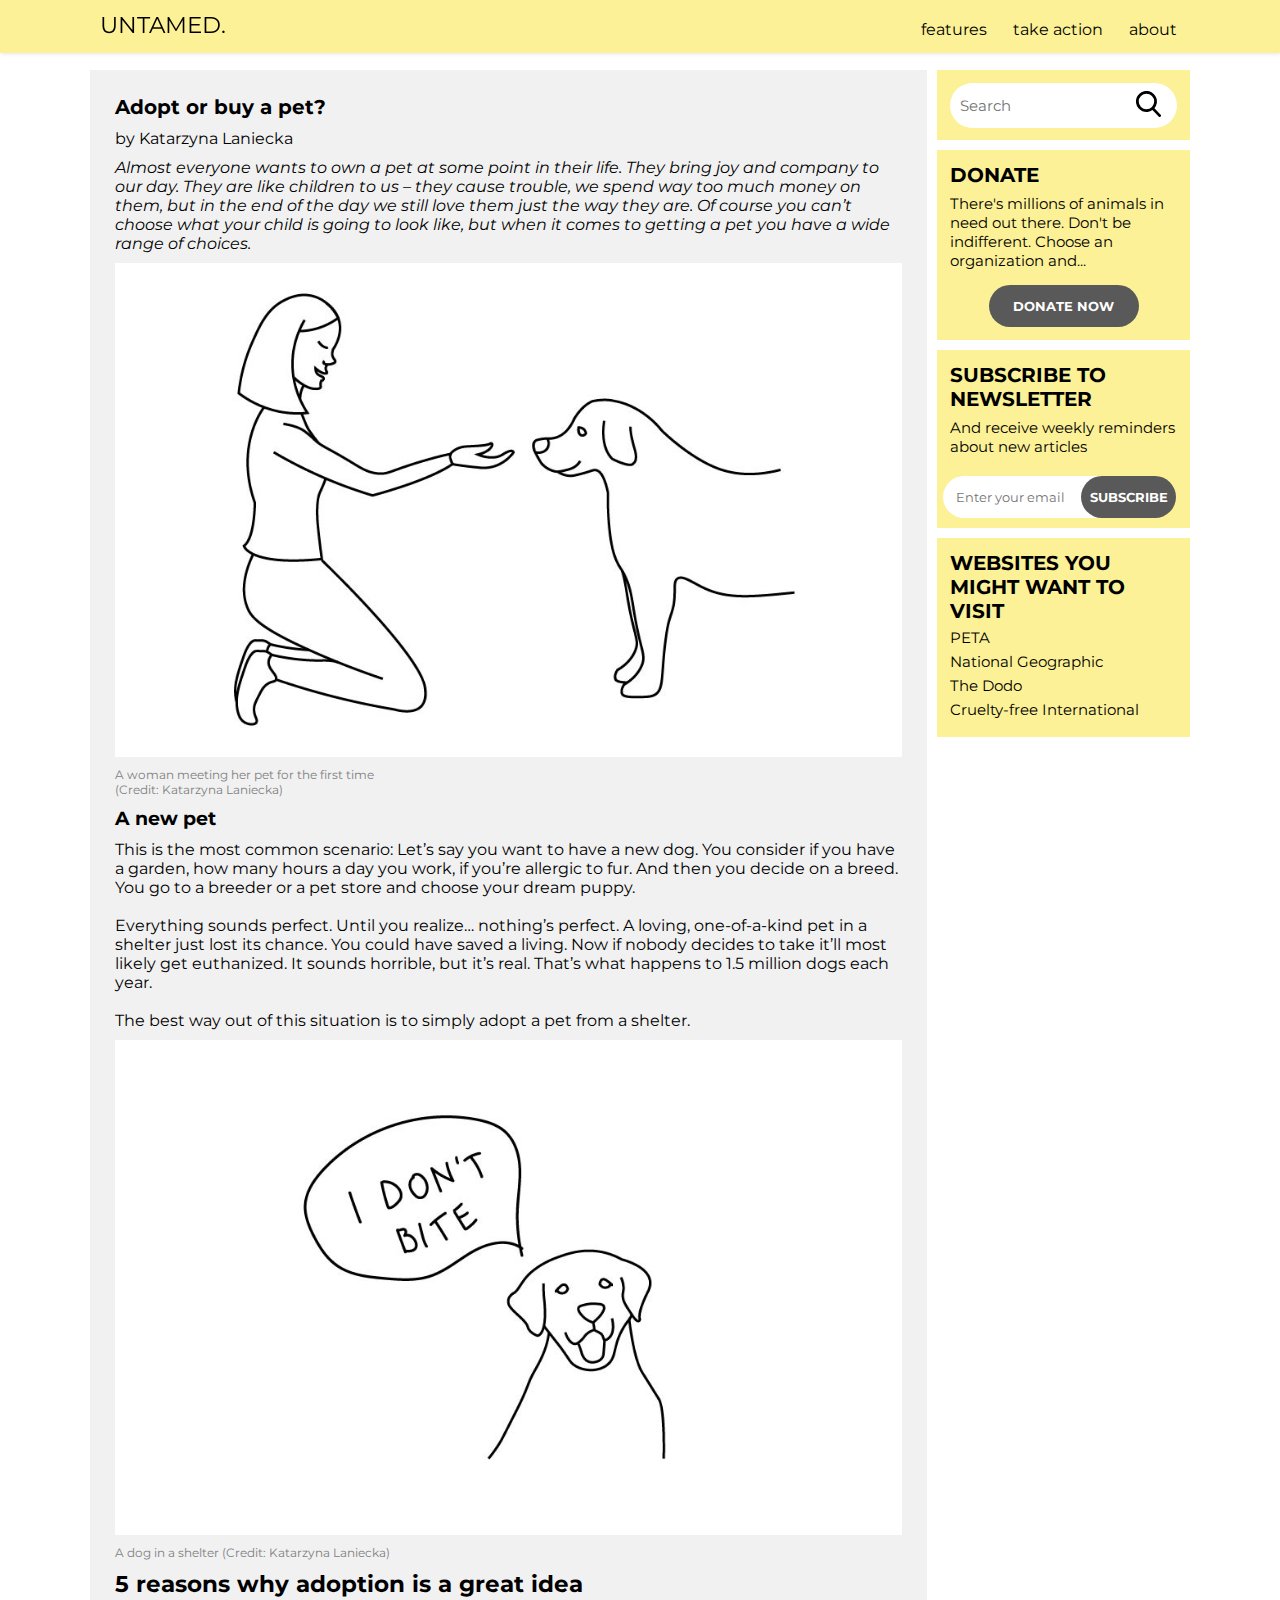
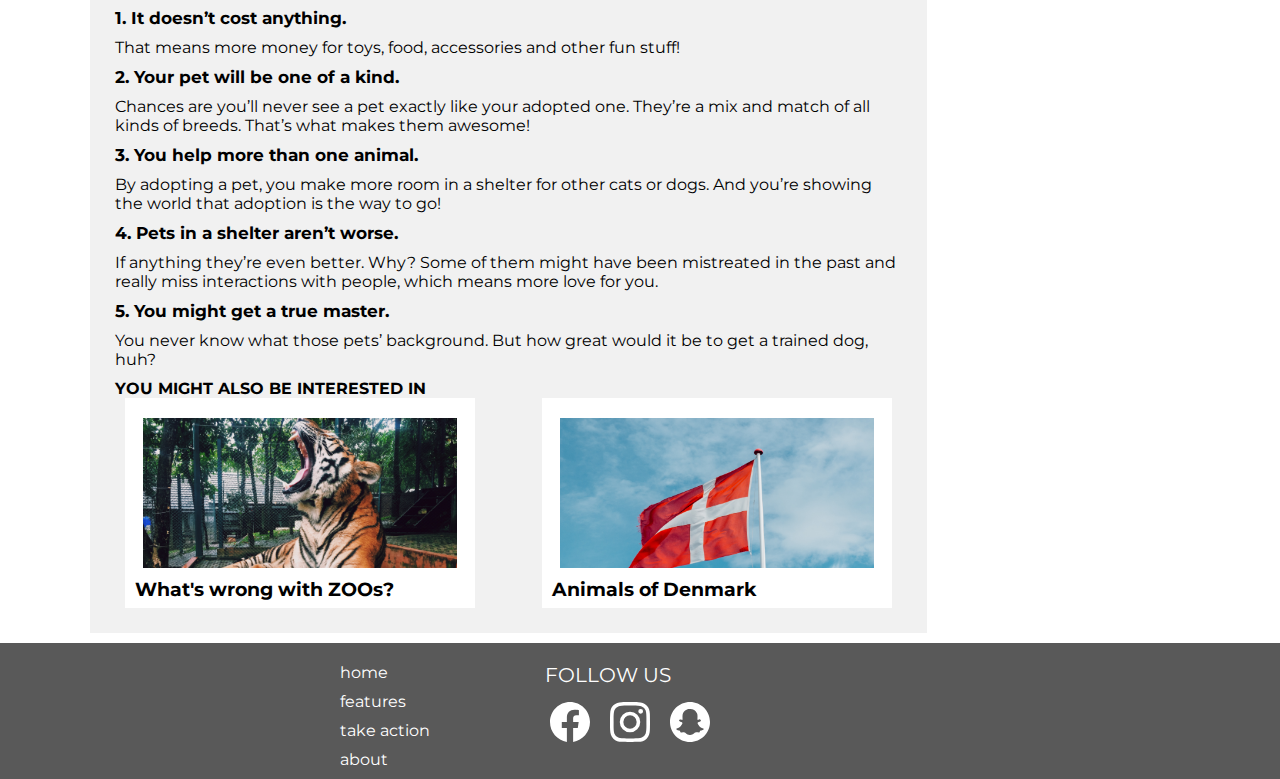
<file: subpages/adopt.html>
<!DOCTYPE html>
<html lang="en">

<head>
    <meta charset="UTF-8">
    <title>Adopt or buy? | Untamed.</title>
    <link rel="stylesheet" href="../css/adopt.css">
    <link rel="stylesheet" href="../css/mystyle.css">
    <link rel="stylesheet" href="../css/navigation.css">
    <link rel="stylesheet" href="../css/topnavbar.css">
    <meta name="viewport" content="width=device-width, initial-scale=1">
    <meta name="description" content="Fancy a new pet? You might want to consider adoption, you won't regret.">
    <link href="https://fonts.googleapis.com/css?family=Montserrat:400,700&display=swap" rel="stylesheet">
</head>

<body>
 <nav class="navigation_container">
           <div class="nav_wrapper">
               <a href="../index.html" class="link"><span class="logo">UNTAMED.</span></a>


            <input class="menu-btn" type="checkbox" id="menu-btn">
            <label class="menu-icon" for="menu-btn"><span class="navicon"></span></label>

            <div class="menu navbar">
                <div class="dropdown">
                    <a href="#" class="nav_link">features</a>
                </div>

                <div class="dropdown">
                    <a href="#" class="nav_link">take action</a>

                </div>

                <div class="dropdown">
                    <a href="#" class="nav_link">about</a>
                    <div class="dropdown-content">
                    </div>
                </div>

                </div>

            <ul class="mobilemenu">
                <li><a href="#" class="nav_link">features</a>

                </li>
                <li><a href="#" class="nav_link">take action</a>
                </li>
                <li><a href="#" class="nav_link">about</a></li>
            </ul>
            </div>
        </nav>
    <main>

        <!--SIDEBAR FOR DESKTOP-->
        <div class="sidebar_container gone">
            <!--SEARCHFIELD-->
            <div class="search_container size gone">
                <form class="searchform">
                    <input type="text" placeholder="Search" class="searchfield">
                    <img src="../icons/search.svg" alt="Search" class="search_icon">
                </form>
            </div>
            <!--DONATE-->
            <section class="donate_container size gone">
                <h2 class="main_heading">DONATE</h2>
                <p>There's millions of animals in need out there. Don't be indifferent. Choose an organization and...</p>
                <button type="button" class="button">DONATE NOW</button>
            </section>
            <!--NEWSLETTER-->
            <section class="newsletter_container size gone">
                <h2 class="main_heading">SUBSCRIBE TO NEWSLETTER</h2>
                <p>And receive weekly reminders about new articles</p>
                <input type="text" placeholder="Enter your email" class="email_field">
                <button type="button" class="button subscribe">SUBSCRIBE</button>
            </section>
             <!--EXTERNAL LINKS-->
            <section class="external_container size gone">
                <h2 class="main_heading">WEBSITES YOU MIGHT WANT TO VISIT</h2>
                <a href="https://www.peta.org/" class="link">PETA</a>
                <a href="https://www.nationalgeographic.com/" class="link">National Geographic</a>
                <a href="https://www.thedodo.com/" class="link">The Dodo</a>
                <a href="https://www.crueltyfreeinternational.org/" class="link">Cruelty-free International</a>
            </section>
        </div>

        <!--LEFT SIDE FOR DESKTOP-->
        <div class="leftside_container">
            <div class="main_content">
                <h1 class="main_heading">Adopt or buy a pet?</h1>
                <p>by Katarzyna Laniecka<p>
                        <p class="description">Almost everyone wants to own a pet at some point in their life. They bring joy and company to our day. They are like children to us – they cause trouble, we spend way too much money on them, but in the end of the day we still love them just the way they are. Of course you can’t choose what your child is going to look like, but when it comes to getting a pet you have a wide range of choices.

                        </p>

                        <img src="../pictures/girl.jpg" alt="Girl with a dog">
                        <p class="picture_text">A woman meeting her pet for the first time

                            <br>
                            (Credit: Katarzyna Laniecka)
                        </p>
                        <h3>A new pet</h3>
                        <p>
                            This is the most common scenario: Let’s say you want to have a new dog. You consider if you have a garden, how many hours a day you work, if you’re allergic to fur. And then you decide on a breed. You go to a breeder or a pet store and choose your dream puppy. <br><br>

                            Everything sounds perfect. Until you realize… nothing’s perfect. A loving, one-of-a-kind pet in a shelter just lost its chance. You could have saved a living. Now if nobody decides to take it’ll most likely get euthanized. It sounds horrible, but it’s real. That’s what happens to 1.5 million dogs each year.<br><br>

                            The best way out of this situation is to simply adopt a pet from a shelter.
                        </p>
                        <img src="../pictures/dog.jpg" alt="Dog in a shelter">
                        <p class="picture_text">A dog in a shelter
                            (Credit: Katarzyna Laniecka)
                        </p>
                <h3 class="reasons">5 reasons why adoption is a great idea</h3>
                        <h5>1. It doesn’t cost anything.</h5>
                <p>That means more money for toys, food, accessories and other fun stuff!</p>
                            <h5>2. Your pet will be one of a kind.</h5>
                            <p>Chances are you’ll never see a pet exactly like your adopted one. They’re a mix and match of all kinds of breeds. That’s what makes them awesome!</p>
                            <h5>3. You help more than one animal.</h5>
                            <p>By adopting a pet, you make more room in a shelter for other cats or dogs. And you’re showing the world that adoption is the way to go!
                                <h5>4. Pets in a shelter aren’t worse.</h5>
                                <p>If anything they’re even better. Why? Some of them might have been mistreated in the past and really miss interactions with people, which means more love for you.</p>
                                <h5>5. You might get a true master.</h5>
                                <p>You never know what those pets’ background. But how great would it be to get a trained dog, huh?</p>


                                <h4>YOU MIGHT ALSO BE INTERESTED IN</h4>
                                <div class="teaser_flex">
                                    <section class="teaser_container">
                                        <img src="../pictures/tiger.jpg" class="teaser_picture " alt="Tiger">
                                        <h3>What's wrong with ZOOs?</h3>
                                    </section>
                                    <section class="teaser_container">
                                        <img src="../pictures/flag.jpg" class="teaser_picture " alt="Tiger">
                                        <h3>Animals of Denmark</h3>
                                    </section>
                                </div>
            </div>
        </div>
        <!--NEWSLETTER-->
        <section class="newsletter_container gone2">
            <h2 class="main_heading">SUBSCRIBE TO NEWSLETTER</h2>
            <p>And receive weekly reminders about new articles</p>
            <input type="text" placeholder="Enter your email" class="email_field">
            <button type="button" class="button subscribe">SUBSCRIBE</button>
        </section>

        <!--end of left side section-->
    </main>

    <!--FOOTER-->
    <footer>
        <div class="footer_container">

            <ul>
                <li><a href="#" class="link white">home</a></li>
                <li><a href="#" class="link white">features</a></li>
                <li><a href="#" class="link white">take action</a></li>
                <li><a href="#" class="link white">about</a></li>
            </ul>

<div class="footer_right">
            <h1 class="main_heading white">FOLLOW US</h1>
            <div class="some_container">
                <a href="#"><img src="../icons/facebook.svg" alt="Facebook"></a>
                <a href="#"><img src="../icons/instagram.svg" alt="Instagram"></a>
                <a href="#"><img src="../icons/snapchat.svg" alt="Snapchat"></a>
            </div>
        </div>
        </div>
    </footer>

</body></html>
</file>
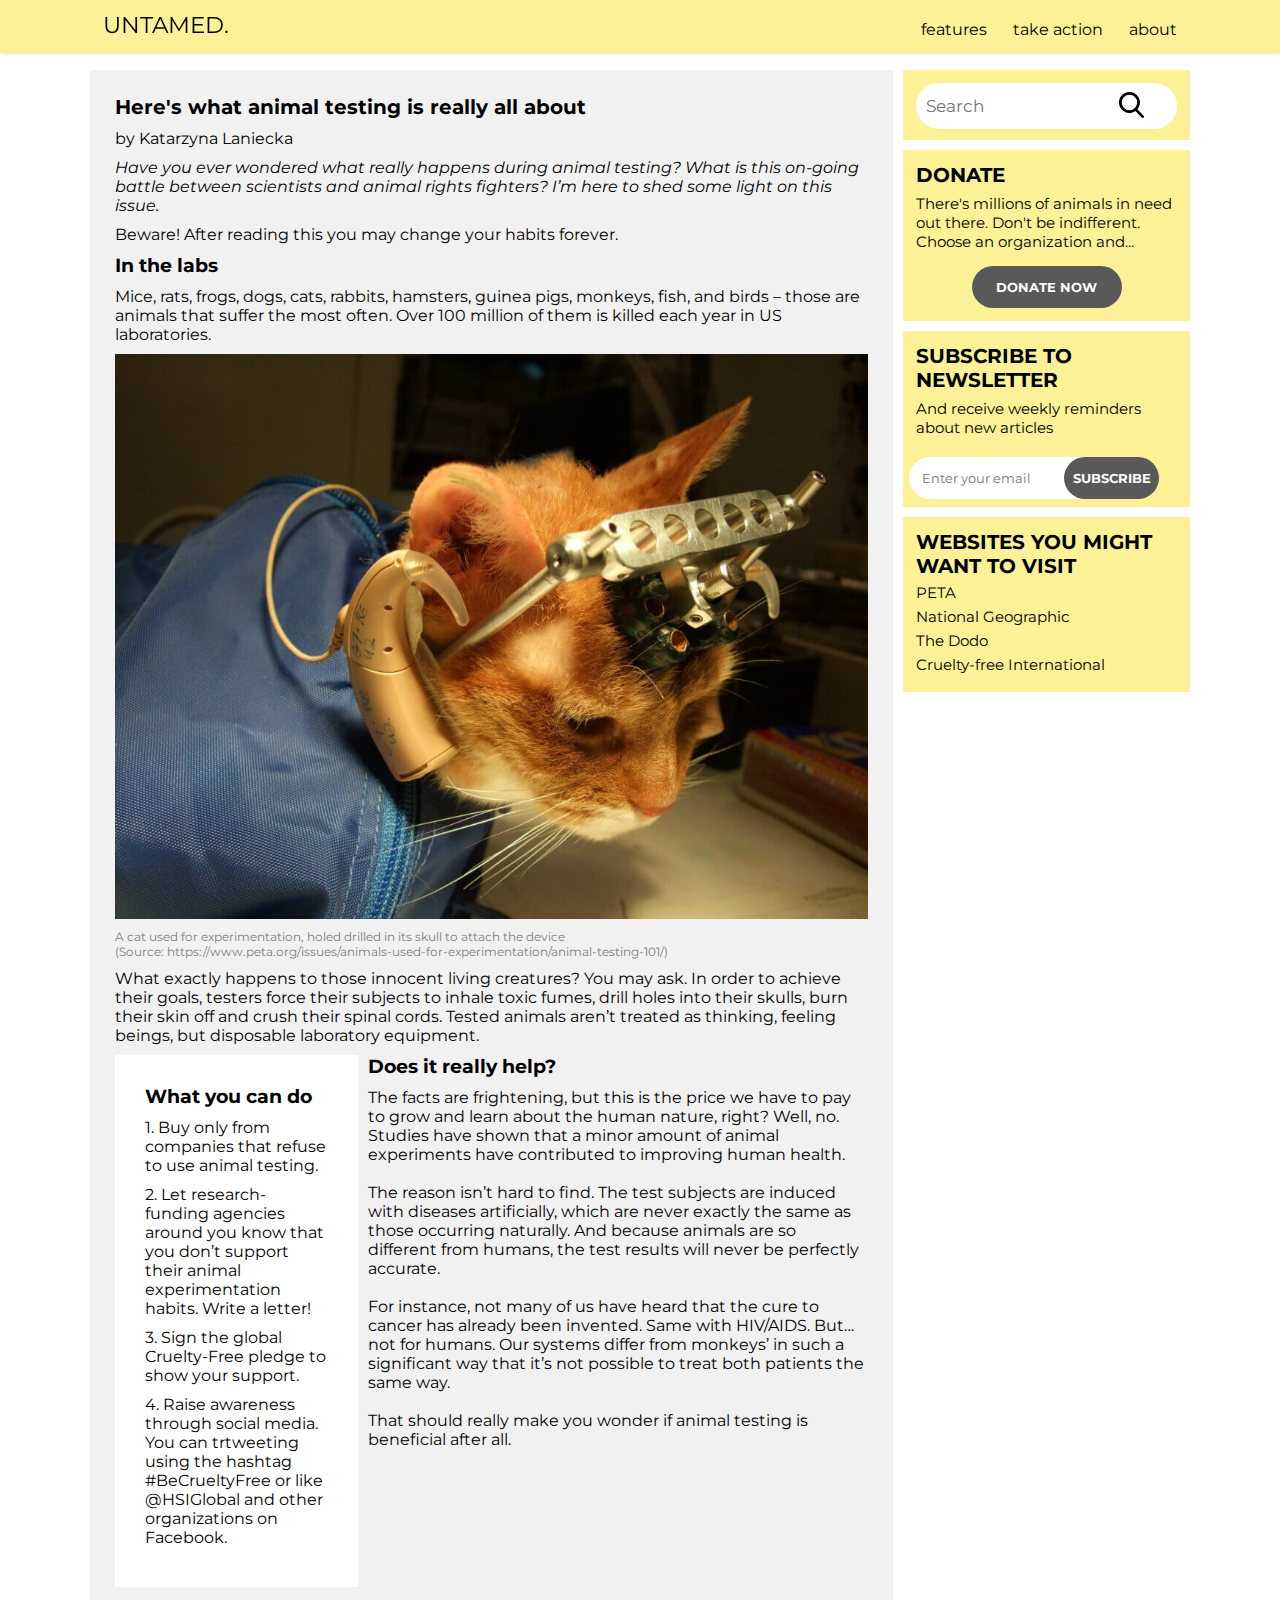
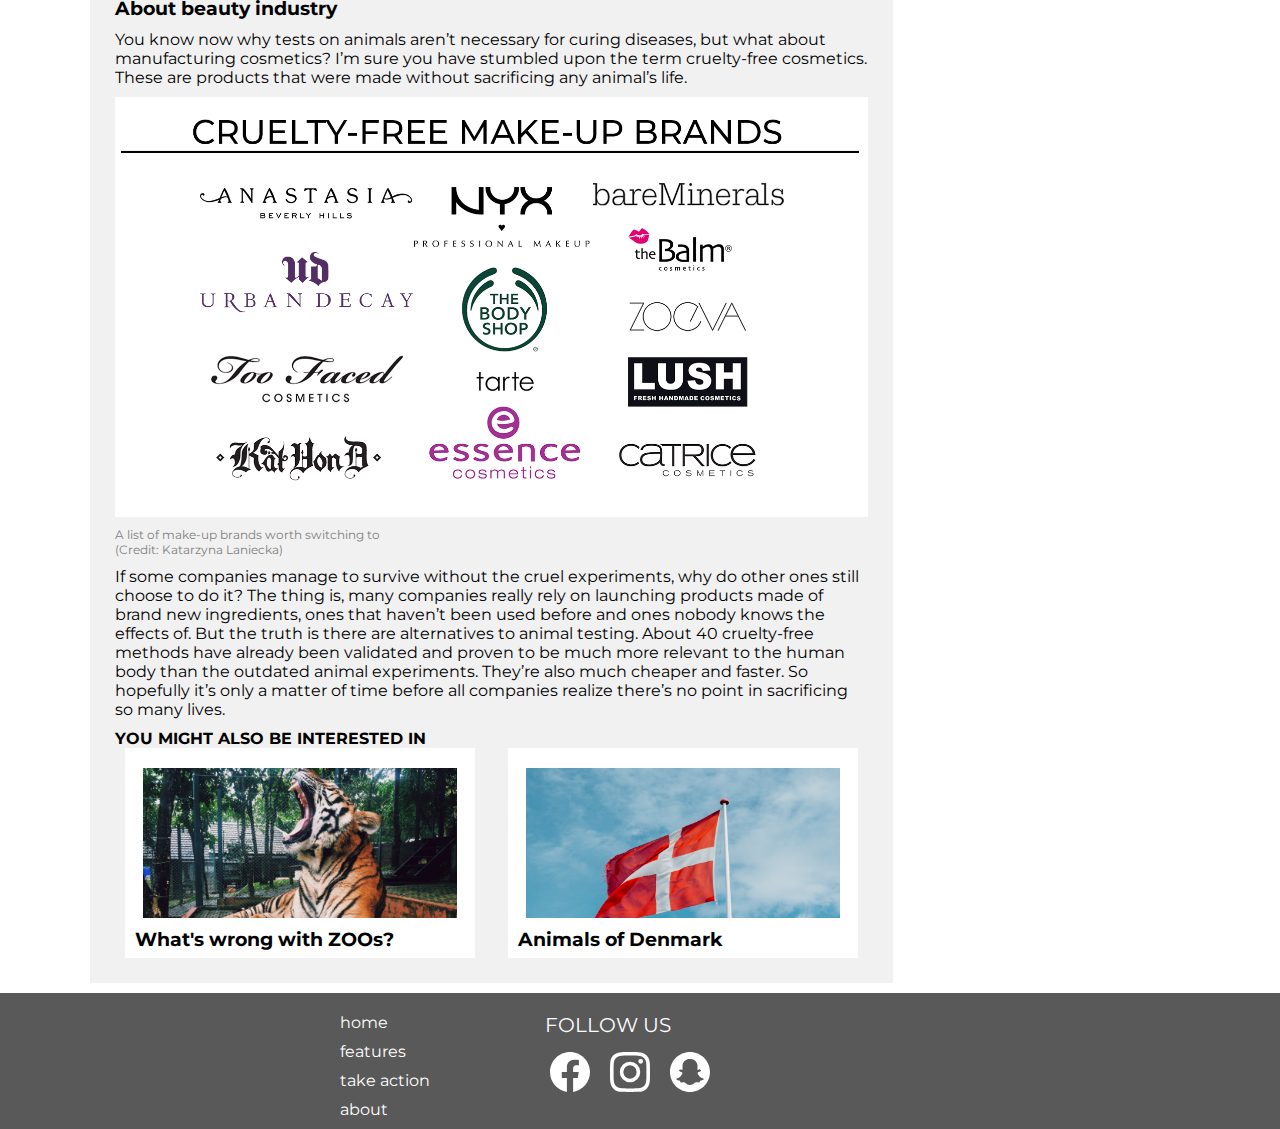
<file: subpages/testing.html>
<!DOCTYPE html>
<html lang="en">

<head>
    <meta charset="UTF-8">
    <title>Animal Testing | Untamed.</title>
     <link rel="stylesheet" href="../css/testing.css">
    <link rel="stylesheet" href="../css/mystyle.css">
    <link rel="stylesheet" href="../css/navigation.css">
    <link rel="stylesheet" href="../css/topnavbar.css">
    <meta name="viewport" content="width=device-width, initial-scale=1">
    <meta name="description" content="Animal testing is a real issue and here's why">
    <link href="https://fonts.googleapis.com/css?family=Montserrat:400,700&display=swap" rel="stylesheet">
</head>

<body>
    <nav class="navigation_container">
           <div class="nav_wrapper">
               <a href="../index.html" class="link"><span class="logo">UNTAMED.</span></a>


            <input class="menu-btn" type="checkbox" id="menu-btn">
            <label class="menu-icon" for="menu-btn"><span class="navicon"></span></label>

            <div class="menu navbar">
                <div class="dropdown">
                    <a href="#" class="nav_link">features</a>
                </div>

                <div class="dropdown">
                    <a href="#" class="nav_link">take action</a>

                </div>

                <div class="dropdown">
                    <a href="#" class="nav_link">about</a>
                    <div class="dropdown-content">
                    </div>
                </div>

                </div>

            <ul class="mobilemenu">
                <li><a href="#" class="nav_link">features</a>
                </li>
                <li><a href="#" class="nav_link">take action</a>
                </li>
                <li><a href="#" class="nav_link">about</a></li>
            </ul>
            </div>
        </nav>
    <main>

        <!--SIDEBAR FOR DESKTOP-->
        <div class="sidebar_container gone">
            <!--SEARCHFIELD-->
            <div class="search_container size gone">
                <form class="searchform">
                    <input type="text" placeholder="Search" class="searchfield">
                    <img src="../icons/search.svg" alt="Search" class="search_icon">
                </form>
            </div>
            <!--DONATE-->
            <section class="donate_container size gone">
                <h2 class="main_heading">DONATE</h2>
                <p>There's millions of animals in need out there. Don't be indifferent. Choose an organization and...</p>
                <button type="button" class="button">DONATE NOW</button>
            </section>
            <!--NEWSLETTER-->
            <section class="newsletter_container size gone">
                <h2 class="main_heading">SUBSCRIBE TO NEWSLETTER</h2>
                <p>And receive weekly reminders about new articles</p>
                <input type="text" placeholder="Enter your email" class="email_field">
                <button type="button" class="button subscribe">SUBSCRIBE</button>
            </section>
             <!--EXTERNAL LINKS-->
            <section class="external_container size gone">
                <h2 class="main_heading">WEBSITES YOU MIGHT WANT TO VISIT</h2>
                <a href="https://www.peta.org/" class="link">PETA</a>
                <a href="https://www.nationalgeographic.com/" class="link">National Geographic</a>
                <a href="https://www.thedodo.com/" class="link">The Dodo</a>
                <a href="https://www.crueltyfreeinternational.org/" class="link">Cruelty-free International</a>
            </section>
        </div>

        <!--LEFT SIDE FOR DESKTOP-->
        <div class="leftside_container">
            <div class="main_content">
                <h1 class="main_heading">Here's what animal testing is really all about</h1>
                <p>by Katarzyna Laniecka<p>
                        <p class="description">Have you ever wondered what really happens during animal testing? What is this on-going battle between scientists and animal rights fighters? I’m here to shed some light on this issue.
                        </p>
                        <p>Beware! After reading this you may change your habits forever.</p>
                        <h3>In the labs</h3>
                        <p>Mice, rats, frogs, dogs, cats, rabbits, hamsters, guinea pigs, monkeys, fish, and birds – those are animals that suffer the most often. Over 100 million of them is killed each year in US laboratories.
                        </p>
                        <img src="../pictures/poorkitty.jpg" alt="Deer">
                        <p class="picture_text">A cat used for experimentation, holed drilled in its skull to attach the device
                            <br>
                            (Source: https://www.peta.org/issues/animals-used-for-experimentation/animal-testing-101/)
                        </p>
                        <p>What exactly happens to those innocent living creatures? You may ask. In order to achieve their goals, testers force their subjects to inhale toxic fumes, drill holes into their skulls, burn their skin off and crush their spinal cords. Tested animals aren’t treated as thinking, feeling beings, but disposable laboratory equipment.</p>
                        <div class="flex">
                            <section class="info_container">
                                <h3>What you can do</h3>
                                <p>1. Buy only from companies that refuse to use animal testing.
                                </p>
                                <p>2. Let research-funding agencies around you know that you don’t support their animal experimentation habits. Write a letter!
                                </p>
                                <p>3. Sign the global Cruelty-Free pledge to show your support.
                                </p>
                                <p>4. Raise awareness through social media. You can trtweeting using the hashtag #BeCrueltyFree or like @HSIGlobal and other organizations on Facebook.
                                </p>

                            </section>
                            <section class="amazed">
                                <h3>Does it really help?</h3>
                                <p>
                                    The facts are frightening, but this is the price we have to pay to grow and learn about the human nature, right? Well, no. Studies have shown that a minor amount of animal experiments have contributed to improving human health.<br>
                                    <br>

                                    The reason isn’t hard to find. The test subjects are induced with diseases artificially, which are never exactly the same as those occurring naturally. And because animals are so different from humans, the test results will never be perfectly accurate.<br><br>

                                    For instance, not many of us have heard that the cure to cancer has already been invented. Same with HIV/AIDS. But… not for humans. Our systems differ from monkeys’ in such a significant way that it’s not possible to treat both patients the same way.<br><br>

                                    That should really make you wonder if animal testing is beneficial after all.
                                </p>
                            </section>
                        </div>
                        <h3>About beauty industry</h3>
                        <p>
                            You know now why tests on animals aren’t necessary for curing diseases, but what about manufacturing cosmetics? I’m sure you have stumbled upon the term cruelty-free cosmetics. These are products that were made without sacrificing any animal’s life.
                        </p>
                        <img src="../pictures/cruelty.png" alt="Deer">
                        <p class="picture_text">A list of make-up brands worth switching to<br>
                            (Credit: Katarzyna Laniecka)
                        </p>

                        <p>If some companies manage to survive without the cruel experiments, why do other ones still choose to do it? The thing is, many companies really rely on launching products made of brand new ingredients, ones that haven’t been used before and ones nobody knows the effects of.

                            But the truth is there are alternatives to animal testing. About 40 cruelty-free methods have already been validated and proven to be much more relevant to the human body than the outdated animal experiments. They’re also much cheaper and faster.

                            So hopefully it’s only a matter of time before all companies realize there’s no point in sacrificing so many lives.

                        </p>


                        <h4>YOU MIGHT ALSO BE INTERESTED IN</h4>
                        <div class="teaser_flex">
                            <section class="teaser_container">
                                <img src="../pictures/tiger.jpg" class="teaser_picture " alt="Tiger">
                                <h3>What's wrong with ZOOs?</h3>
                            </section>
                            <section class="teaser_container">
                                <img src="../pictures/flag.jpg" class="teaser_picture " alt="Tiger">
                                <h3>Animals of Denmark</h3>
                            </section>
                        </div>
            </div>
        </div>
        <!--NEWSLETTER-->
        <section class="newsletter_container gone2">
            <h2 class="main_heading">SUBSCRIBE TO NEWSLETTER</h2>
            <p>And receive weekly reminders about new articles</p>
            <input type="text" placeholder="Enter your email" class="email_field">
            <button type="button" class="button subscribe">SUBSCRIBE</button>
        </section>

        <!--end of left side section-->
    </main>

    <!--FOOTER-->
    <footer>
        <div class="footer_container">

            <ul>
                <li><a href="#" class="link white">home</a></li>
                <li><a href="#" class="link white">features</a></li>
                <li><a href="#" class="link white">take action</a></li>
                <li><a href="#" class="link white">about</a></li>
            </ul>

<div class="footer_right">
            <h1 class="main_heading white">FOLLOW US</h1>
            <div class="some_container">
                <a href="#"><img src="../icons/facebook.svg" alt="Facebook"></a>
                <a href="#"><img src="../icons/instagram.svg" alt="Instagram"></a>
                <a href="#"><img src="../icons/snapchat.svg" alt="Snapchat"></a>
            </div>
        </div>
        </div>
    </footer>

</body></html>
</file>
<file: css/adopt.css>
*,
*:before,
*:after {
    margin: 0;
    padding: 0;
    border: 0;
    box-sizing: border-box;
}

/*COLORS

light yellow - #FCF196
light grey - #F1F1F1
brown - #7E2222
dark grey - #595959

*/

/*GLOBAL*/

body {
    font-family: 'Montserrat', sans-serif;
}

.link {
    text-decoration: none;
    color: black;
}

.main_heading {
    font-size: 25px;
/*    margin-left: 13px*/
}

.logo {
    margin-left: 10px;
}

/*MAIN CONTENT*/

main img {
    width: 100%;
    height: 100%;
    object-position: center;
    object-fit: cover;
    display: block;
    margin: 10px auto;
}
main {
    margin: 60px auto 0;
}

.teaser_picture {
    width: 95%;
    height: 150px;
    object-position: top;
    object-fit: cover;
    display: block;
    margin: 10px auto;
}


.teaser_container {
    background: white;
    width: 350px;
    height: 210px;
    padding: 10px;
    margin: 5px auto 20px;
}

.leftside_container {
    background: #F1F1F1;
}

.main_content {
    padding: 15px;
}

p {
    margin: 10px 0;
}

h5 {
    font-size: 17px;
}

.reasons {
    font-size: 23px;
    margin-bottom: 10px;
}

    .picture_text {
        font-size: 12px;
        color: grey;
    }

.description {
    font-style: italic;
}

/*INFO*/
.info_container {
    background: white;
    padding: 30px;
    margin-bottom: 10px;
}

/*DONATE*/

.donate_container {
    background-color: #FCF196;
    padding: 13px;
    margin-bottom: 20px;
}

.button {
    font-family: Montserrat;
    font-weight: 700;
    color: white;
    font-size: 18px;
    padding: 13px 35px;
    border-radius: 50px;
    background: #595959;
    margin: 15px auto 0;
    display: block;
}

.button:hover {
    background: white;
    color: #595959;
}

.donate_container p {
    font-size: 18px;
    margin-top: 7px;
}
/*NEWSLETTER*/

.newsletter_container {
    background: #FCF196;
    padding: 13px 13px 15px;
}

.newsletter_container p {
    font-size: 18px;
    margin-top: 7px;
}

.email_field {
    position: absolute;
    border-radius: 30px;
    padding: 13px;
    font-size: 16px;
    font-family: Montserrat;
    margin: 10px 45px;
    display: block;
}

.subscribe {
    position: relative;
    background: #595959;
    bottom: -4px;
    right: -60px;
    padding: 12px 15px;
}

/*FOOTER*/

footer {
    background: #595959;
}

.white {
    color: white;
    display: block;
}

.center {
    margin: 0 auto;
    padding-top: 10px;
    width: 90px;
}

footer h1 {
    font-weight: 400;
    margin: 20px auto 10px;
    width: 170px;
}

footer div img {
    height: 40px;
    color: white;
    margin: 5px 10px 15px;
}


.footer_container {
    display: flex;
    flex-direction: column;
}

.footer_container ul li {
    width: 100px;
    margin: 10px auto 0;
    list-style: none;
}

.some_container {
    display: flex;
    flex-direction: row;
    text-align: center;
    justify-content: center;
}
/*SIDEBAR*/

.gone {
    display: none;
    }


/***********

   MEDIA

************/


@media (min-width:700px) {

    .gone2 {
        display: none;
    }

    .gone {
        display: block;
    }

/*SIDEBAR*/

    .size{
        max-width: 300px;
    }

    .search_container {
        background: #FCF196;
        margin-bottom: 10px;
        height: 70px;
    }

    .search_icon {
        height: 26px;
        width: 25px;
        position: relative;
        right: -85px;
        top: -60px;
    }

        .search_icon:hover {
        opacity: 0.3;
    }

    .searchfield {
        padding: 13px 10px;
        border-radius: 30px;
        margin: 13px;
        font-family: Montserrat;
        font-size: 15px;
    }

    .sidebar_container {
        margin-left: 10px;
    }

    .sidebar_container p {
        font-size: 16px;
    }
    .main_heading {
        font-size: 20px;

    }

    .external_container {
        background: #FCF196;
        margin-bottom: 10px;
        padding: 13px;
    }

    .external_container a {
        display: block;
        margin: 5px 0;
        font-size: 15px;
    }

    .external_container a:hover {
       opacity: 0.3;
    }

/*DONATE*/

    .donate_container {
        margin-bottom: 10px;
    }


    .donate_container p {
        font-size: 15px;
    }

    .donate_container button {
        font-size: 13px;
        width: 150px;
        padding: 13px 10px;
    }

/*NEWSLETTER*/

   .newsletter_container
    {
        margin-bottom: 10px;
    }
    .newsletter_container p {
        font-size: 15px;
    }

    .email_field {
        margin-left: -7px;
        margin-top: 10px;
        font-size: 13px;

    }

    .subscribe {
        width: 95px;
        font-size: 13px;
        padding: 13px 7px;
        bottom: -5px;
        left: 65px;

    }



/*NAVIGATION*/
    .burger {
    display: none;
    }

    .nav_flex ul {
    display: block;
}
    .nav_container li {
    list-style: none;
    margin: 0 20px;
}
    .nav_flex ul {
        display: flex;
    }

        .nav_container {
    max-width: 1090px;
        margin: 0 auto;

    }

/*HEADER*/

    .lion_small {
        display: none;
    }

    .lion_big {
        display: block;
        width: 650px;
        height: 100%;
    }

/*MAIN CONTENT*/
    main {
        display: flex;
        flex-direction: row-reverse;
        max-width: 1100px;
        margin: 70px auto 10px;

    }

    .main_content {
        padding: 25px;
    }
    .latest_features {
        display: flex;
        flex-wrap: wrap;
        justify-content: space-between;
    }

    .teaser_container {
        margin: 0 10px;
    }

    .teaser_container2 {
        max-width: 380px;
    }

    .deerpark {
        height: 470px;
    }

    .deerpark_pic {
        height: 300px;
    }

    .teaser_flex {
        display: flex;
        justify-content: space-between;
    }




/*INFO*/
    .info_container {
        width: 300px;
    }

    .flex {
        display: flex;
        justify-content: space-between;
    }

    .amazed {
        max-width: 500px;
        margin-left: 10px;
    }


/*FOOTER*/
    .footer_container{
        display: flex;
        flex-direction: row;
        width: 600px;
        margin: 0 auto;
    }

    .footer_right {
        margin: 0 100px;
    }

    .footer_container ul {
        margin: 10px 0;
    }
}
</file>
<file: css/mystyle.css>
*,
*:after,
*:before {
    margin: 0;
    padding: 0;
    border: 0;
    box-sizing: border-box;
}

.nav_link {
    display: block;
    color: black;
    text-align: center;
    color: black;
    font-size: 16px;
    background-color: #FCF196;
    text-align: left;
    padding: 13px;
    text-decoration: none;
}

.navigation_container {
    background-color: #FCF196;
    box-shadow: 1px 1px 4px 0 rgba(0, 0, 0, .1);
    position: fixed;
    width: 100%;
    z-index: 3;
    top: 0;
    left: 0;
    height: 53px;
}

.menu {
    list-style: none;
    overflow: hidden;
    background-color: #595959;
    margin-top: 3px;
    margin-bottom: 2px;
}

.menu_item {
    font-size: 12px;
    padding: 5px 5px 5px 20px;
}

.logo {
    color: black;
    font-size: 23px;
    line-height: 50px;


}
</file>
<file: css/navigation.css>
/* Telling the navigation list */
/* to hide (max-height=0) */
/* and center text when it shows up */
.menu {
    clear: both;
    text-align: center;
    max-height: 0;
    transition: max-height .2s ease-out;
}

/* Mobile friendly menu that must */
/* turn up when clicking on the */
/* burger menu */
.mobilemenu {
    display: none;
    clear: both;
    <nav>
        <div class="nav_container">
            <a href="index.html" class="link logo">UNTAMED.</a>
            <div class="nav_flex">
            <ul>
                    <li><a href="#" class="link">features</a></li>
                    <li><a href="#" class="link">take action</a></li>
                    <li><a href="#" class="link">about</a></li>
            </ul>
    text-align: center;
    max-height: 0;
    transition: max-height .2s ease-out;
}


/* Show burger icon to the far right */
/* Change mouse cursor on hover from */
/* arrow to hand with finger */
.menu-icon {
    cursor: pointer;
    display: inline-block;
    float: right;
    padding: 28px 20px;
    position: relative;
    user-select: none;
    color: black;
}


/* Make beef in burger */
.navicon {
    background: black;
    display: block;
    height: 2px;
    position: relative;
    transition: background .2s ease-out;
    width: 18px;
}

/* Make bread top and bottom */
.navicon:before,
.navicon:after {
    background: black;
    content: '';
    display: block;
    height: 100%;
    position: absolute;
    transition: all .2s ease-out;
    width: 100%;
}

.navicon:before {
    top: 5px;
}

.navicon:after {
    top: -5px;
}

/* End of bread making */

/* ---- Menu Button ---- */


/* Do not show checkbox */
.menu-btn {
    display: none;
}

/* Show menu when you check button */
.menu-btn:checked ~ .mobilemenu {
    display: block;
    max-height: 300px;
}

/* Animate button on click */
.menu-btn:checked ~ .menu-icon .navicon {
    background: transparent;
}

.menu-btn:checked ~ .menu-icon .navicon:before {
    transform: rotate(-45deg);
}

.menu-btn:checked ~ .menu-icon .navicon:after {
    transform: rotate(45deg);
}

.menu-btn:checked ~ .menu-icon:not(.steps) .navicon:before,
.menu-btn:checked ~ .menu-icon:not(.steps) .navicon:after {
    top: 0;
}

/* End button animation */

.teaser_picture:hover {
    opacity: 0.8;
}


@media only screen and (min-width: 700px) {

    /* Menu on wide screen */

    .menu_item {
        float: left;
    }

    .menu {
        clear: none;
        float: right;
        max-height: none;
        margin-top: 7px;
    }

    .mobilemenu {
        clear: none;
        float: right;
        max-height: none;
    }

    .menu-icon {
        display: none;
    }

    .nav_link {
        position: relative;
        height: 50px;
    }

    .nav_link::after {
        content: '';
        display: block;
        height: 3px;
        opacity: 0.8;
        width: 0%;
        background-color: white;
        position: absolute;
        bottom: 13px;
        transition: all ease-in-out 250ms;
    }

    .nav_link:hover::after {
        width: 75%;
    }
}
</file>
<file: css/topnavbar.css>
/* Navbar container */
.nav_wrapper {
    max-width: 1100px;
    margin: 0 auto;
}

.navbar {
    overflow: hidden;
    background-color: #595959;
    font-family: Montserrat;
    z-index: 1000;
}

/* The dropdown container */
.dropdown {
    float: left;
    overflow: hidden;
    height: 40px;
}
</file>
<file: css/testing.css>
*,
*:before,
*:after {
    margin: 0;
    padding: 0;
    border: 0;
    box-sizing: border-box;
}

/*COLORS

light yellow - #FCF196
light grey - #F1F1F1
brown - #7E2222
dark grey - #595959

*/

/*GLOBAL*/

body {
    font-family: 'Montserrat', sans-serif;
}

.link {
    text-decoration: none;
    color: black;
}

.main_heading {
    font-size: 25px;
/*    margin-left: 13px*/
}

.logo {
    margin-left: 10px;
}

/*NAVIGATION*/

.logo {
    font-size: 23px;
    margin: 5px 13px;
}

.burger {
    height: 18px;
    display: block;
    cursor: pointer;
    display: block;
    margin: 10px 13px;
}

nav {
    height: 40px;
    background-color: #FCF196;
    width: 100%;
}

.nav_container {
    display: flex;
    justify-content: space-between;
    align-items: center;

}

.nav_flex {
    opacity: 0;
}

/*BURGER MENU*/


.burger_content {
    text-align: center;
    margin-top: 30px;
    background: #FCF196;
    height: 100vw;
    text-align: center;
    margin-top: 30px;
    background: #FCF196;
    height: 100vw;
    display: none;
    position: fixed;
    bottom: 0;
    width: 100%;
    z-index: 1;
}

/*MAIN CONTENT*/

main img {
    width: 100%;
    height: 100%;
    object-position: center;
    object-fit: cover;
    display: block;
    margin: 10px auto;
}
main {
    margin: 60px auto 0;
}

.teaser_picture {
    width: 95%;
    height: 150px;
    object-position: top;
    object-fit: cover;
    display: block;
    margin: 10px auto;
}


.teaser_container {
    background: white;
    width: 350px;
    height: 210px;
    padding: 10px;
    margin: 5px auto 20px;
}
.leftside_container {
    background: #F1F1F1;
}

.main_content {
    padding: 15px;
}

p {
    margin: 10px 0;
}

.picture_text {
        font-size: 12px;
        color: grey;
    }

.description {
    font-style: italic;
}

/*INFO*/
.info_container {
    background: white;
    padding: 30px;
    margin-bottom: 10px;
}

/*DONATE*/

.donate_container {
    background-color: #FCF196;
    padding: 13px;
    margin-bottom: 20px;
}

.button {
    font-family: Montserrat;
    font-weight: 700;
    color: white;
    font-size: 18px;
    padding: 13px 35px;
    border-radius: 50px;
    background: #595959;
    margin: 15px auto 0;
    display: block;
}

.button:hover {
    background: white;
    color: #595959;
}

.donate_container p {
    font-size: 18px;
    margin-top: 7px;
}
/*NEWSLETTER*/

.newsletter_container {
    background: #FCF196;
    padding: 13px;
}

.newsletter_container p {
    font-size: 18px;
    margin-top: 7px;
}

.email_field {
    position: absolute;
    border-radius: 30px;
    padding: 13px;
    font-size: 16px;
    font-family: Montserrat;
    margin: 10px 45px;
    display: block;
}

.subscribe {
    position: relative;
    background: #595959;
    bottom: -4px;
    right: -60px;
    padding: 12px 15px;
}

/*FOOTER*/

footer {
    background: #595959;
}

.white {
    color: white;
    display: block;
}

.center {
    margin: 0 auto;
    padding-top: 10px;
    width: 90px;
}

footer h1 {
    font-weight: 400;
    margin: 20px auto 10px;
    width: 170px;
}

footer div img {
    height: 40px;
    color: white;
    margin: 5px 10px 15px;
}


.footer_container {
    display: flex;
    flex-direction: column;
}

.footer_container ul li {
    width: 100px;
    margin: 10px auto 0;
    list-style: none;
}

.some_container {
    display: flex;
    flex-direction: row;
    text-align: center;
    justify-content: center;
}



/*SIDEBAR*/

.gone {
    display: none;
    }


/***********

   MEDIA

************/


@media (min-width:700px) {

    .gone2 {
        display: none;
    }

    .gone {
        display: block;
    }

/*SIDEBAR*/

    .size{
        max-width: 300px;
    }

    .search_container {
        background: #FCF196;
        margin-bottom: 10px;
        height: 70px;
    }

    .search_icon {
        height: 26px;
        width: 25px;
        position: relative;
        right: -85px;
        top: -60px;
    }

        .search_icon:hover {
        opacity: 0.3;
    }

    .searchfield {
        padding: 13px 10px;
        border-radius: 30px;
        margin: 13px;
        font-family: Montserrat;
        font-size: 17px;
    }

    .sidebar_container {
        margin-left: 10px;
    }

    .sidebar_container p {
        font-size: 16px;
    }
    .main_heading {
        font-size: 20px;

    }

.external_container {
        background: #FCF196;
        margin-bottom: 10px;
        padding: 13px;
    }

    .external_container a {
        display: block;
        margin: 5px 0;
        font-size: 15px;
    }

    .external_container a:hover {
       opacity: 0.3;
    }
/*DONATE*/

        .donate_container {
        margin-bottom: 10px;
    }

    .donate_container p {
        font-size: 15px;
    }

    .donate_container button {
        font-size: 13px;
        width: 150px;
        padding: 13px 10px;
    }

/*NEWSLETTER*/

      .newsletter_container
    {
        margin-bottom: 10px;
    }

    .newsletter_container p {
        font-size: 15px;
    }

    .email_field {
        margin-left: -7px;
        margin-top: 10px;
        font-size: 13px;

    }

    .subscribe {
        width: 95px;
        font-size: 13px;
        padding: 13px 7px;
        bottom: -5px;
        left: 65px;

    }


/*NAVIGATION*/
    .burger {
    display: none;
    }

    .nav_flex ul {
    display: block;
}
    .nav_container li {
    list-style: none;
    margin: 0 20px;
}
    .nav_flex ul {
        display: flex;
    }

        .nav_container {
    max-width: 1090px;
        margin: 0 auto;

    }


/*HEADER*/

    .lion_small {
        display: none;
    }

    .lion_big {
        display: block;
        width: 650px;
        height: 100%;
    }

/*MAIN CONTENT*/
    main {
        display: flex;
        flex-direction: row-reverse;
        max-width: 1100px;
        margin: 70px auto 10px;
        width: 100%;
    }

    .main_content {
        padding: 25px;
    }
    .latest_features {
        display: flex;
        flex-wrap: wrap;
        justify-content: space-between;
    }

    .teaser_container {
        margin: 0 10px;
    }

    .teaser_container2 {
        max-width: 380px;
    }

    .deerpark {
        height: 470px;
    }

    .deerpark_pic {
        height: 300px;
    }

    .teaser_flex {
        display: flex;
        justify-content: space-between;
    }



/*INFO*/
    .info_container {
        width: 300px;
    }

    .flex {
        display: flex;
        justify-content: space-between;
    }

    .amazed {
        max-width: 500px;
        margin-left: 10px;
    }


/*FOOTER*/
    .footer_container{
        display: flex;
        flex-direction: row;
        width: 600px;
        margin: 0 auto;
    }

    .footer_right {
        margin: 0 100px;
    }

    .footer_container ul {
        margin: 10px 0;
    }
}
</file>
